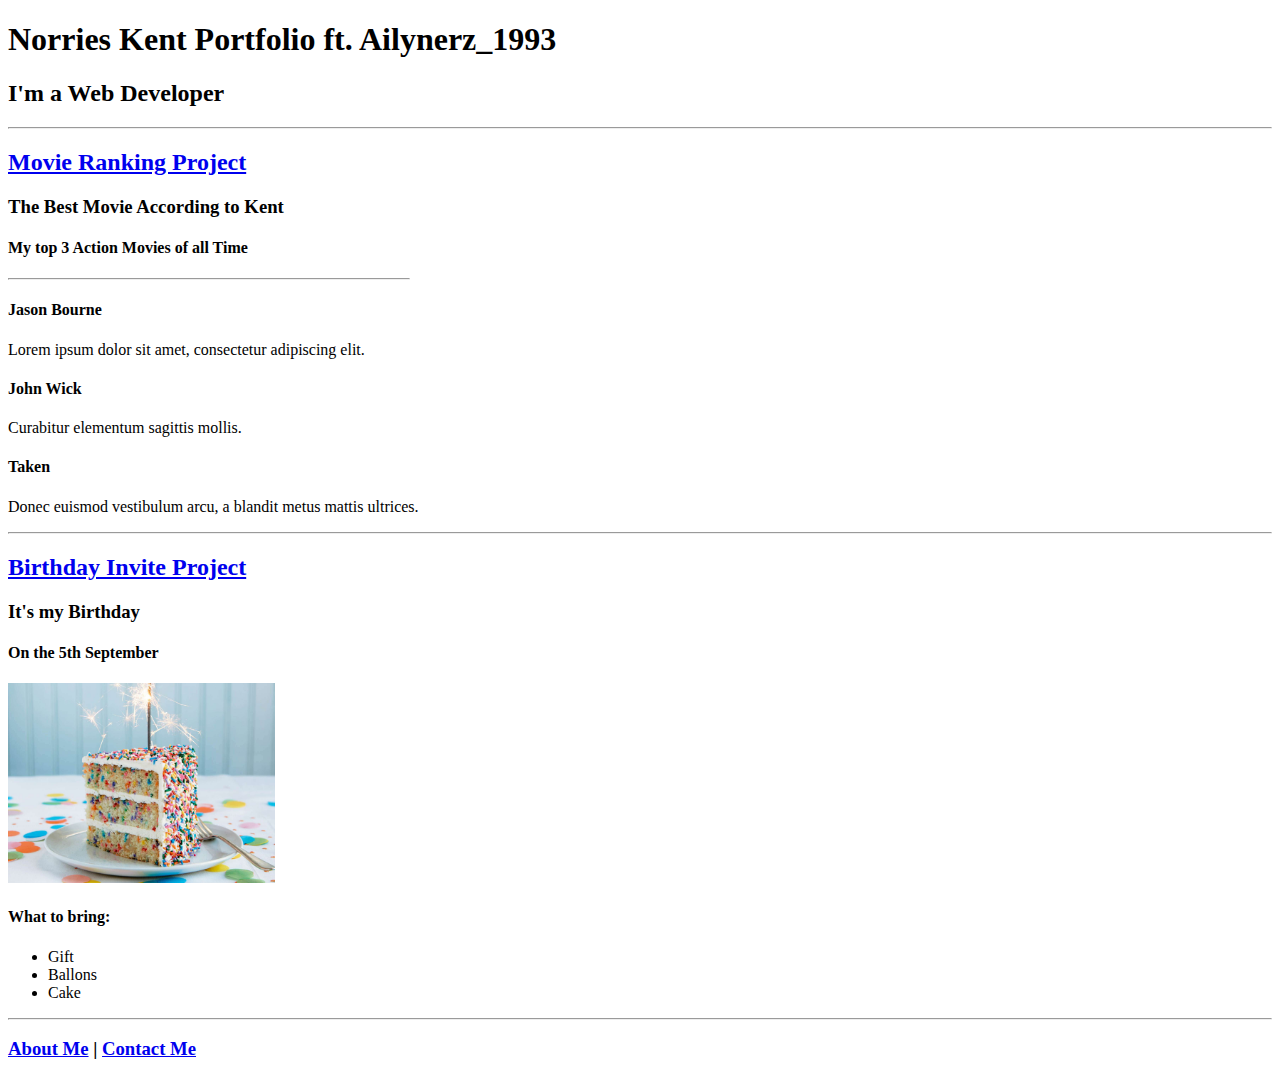
<file: index.html>
<!DOCTYPE html>
<html lang="en">
<head>
    <meta charset="UTF-8">
    <title>Kent Portfolio</title>
</head>
<body>
    <h1>Norries Kent Portfolio ft. Ailynerz_1993</h1>
    <h2>I'm a Web Developer</h2>
    <hr />

    <h2><a href="./public/my-movie.html">Movie Ranking Project</a></h2>
    <h3>The Best Movie According to Kent</h3>
    <h4>My top 3 Action Movies of all Time</h4>
    <hr width="400" align="left"/>
    <h4>Jason Bourne</h4>
    <p>Lorem ipsum dolor sit amet, consectetur adipiscing elit.</p>
    <h4>John Wick</h4>
    <p>Curabitur elementum sagittis mollis.</p>
    <h4>Taken</h4>
    <p>Donec euismod vestibulum arcu, a blandit metus mattis ultrices.</p>
    <hr />

    <h2><a href="./public/my-birthday.html">Birthday Invite Project</a></h2>
    <h3>It's my Birthday</h3>
    <h4>On the 5th September</h4>
    <img src="./assets/images/my-cake.jpg" height="200" alt="Birthday Cake" />
    <h4>What to bring:</h4>
    <p>
        <ul>
            <li>Gift</li>
            <li>Ballons</li>
            <li>Cake</li>
        </ul>
    </p>
    <hr />
    <h3><a href="./public/my-about.html">About Me</a> | <a href="./public/my-contact.html">Contact Me</a></h3>
</body>
</html>
</file>
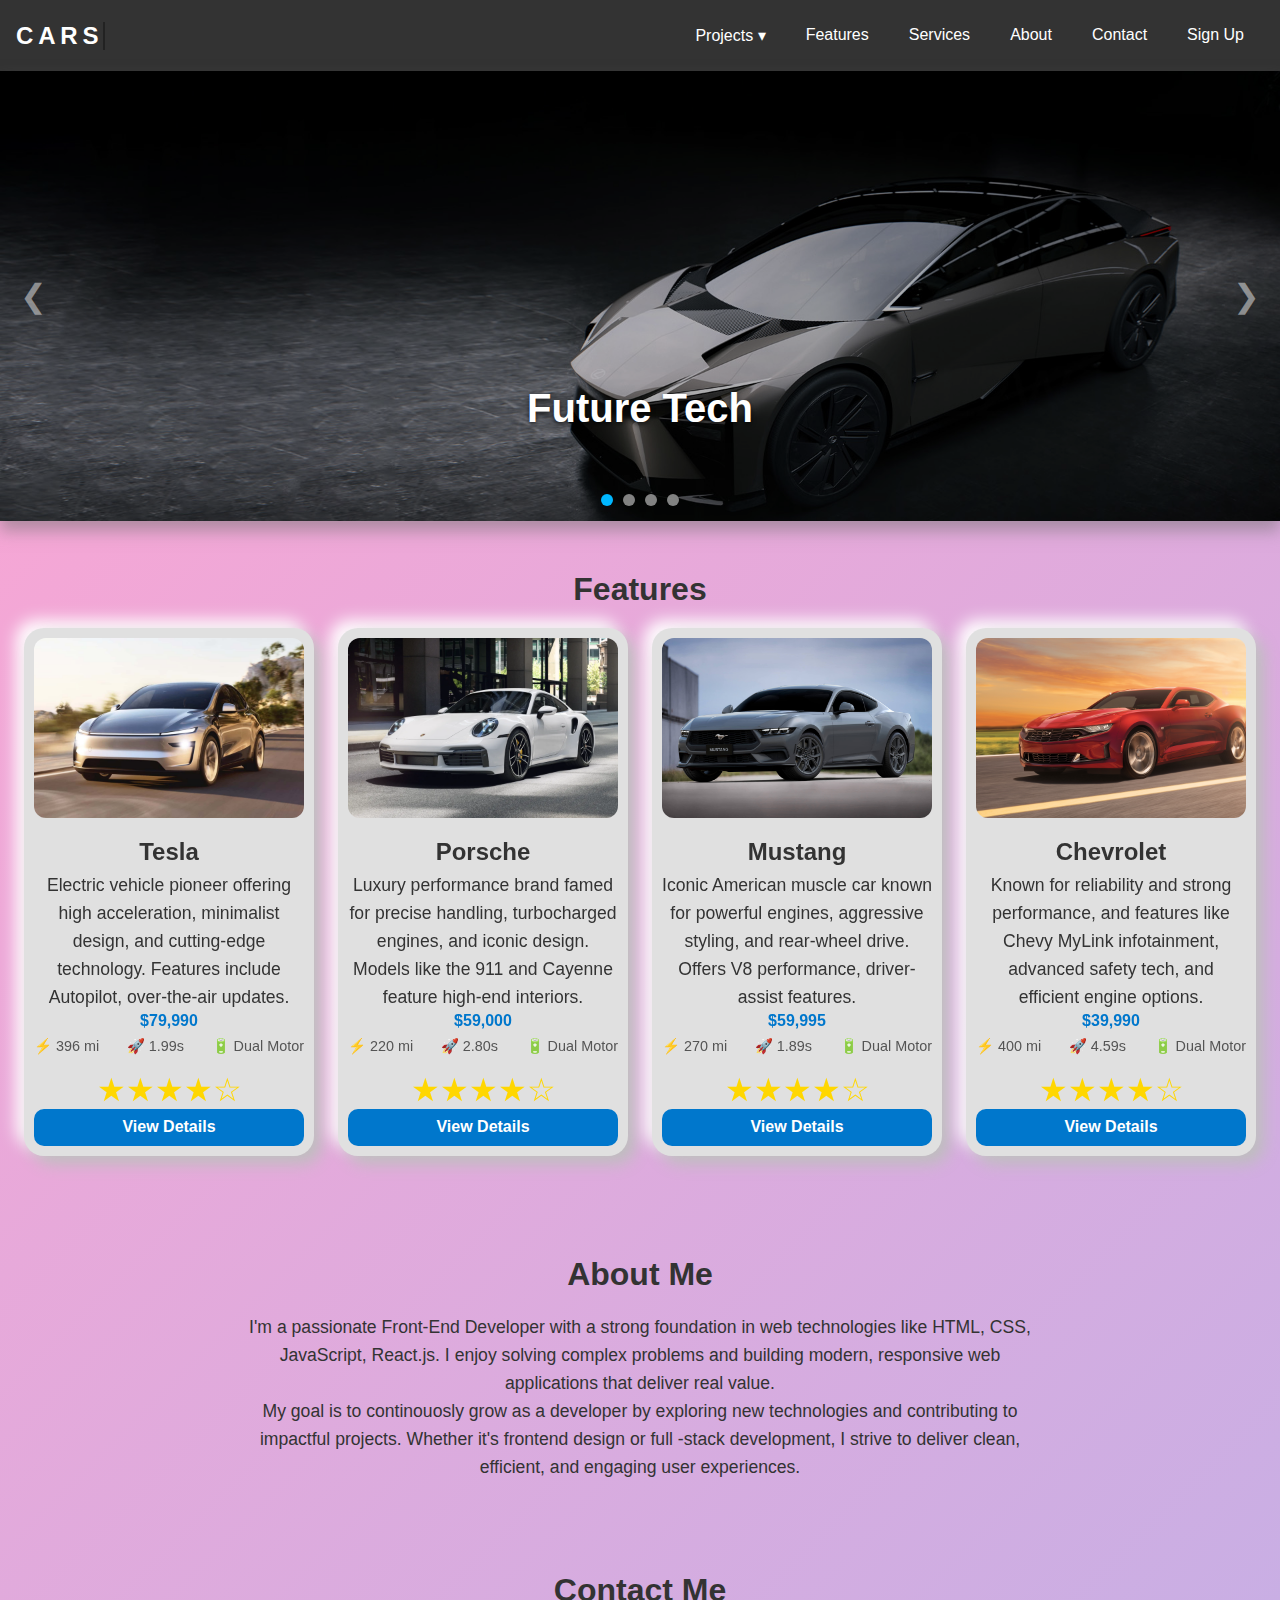
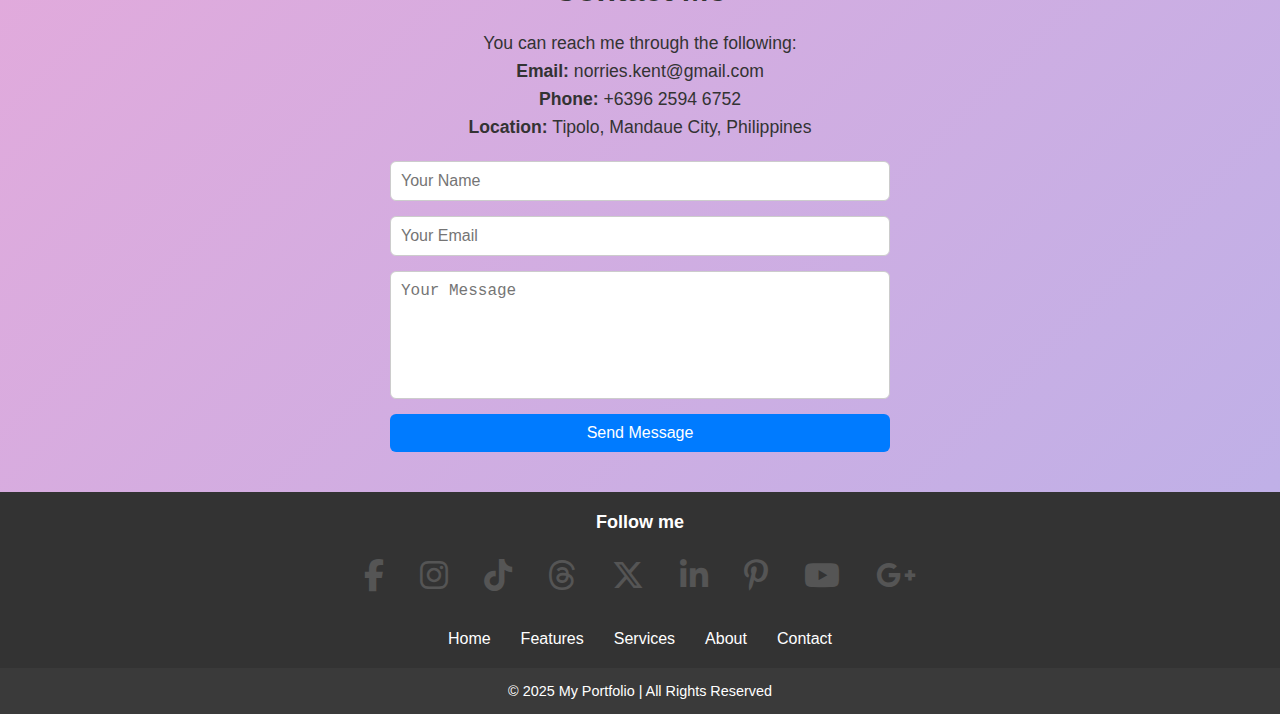
<file: home.html>
<!DOCTYPE html>
<html lang="en">
<head>
    <meta charset="UTF-8">
    <meta name="viewport" content="width=device-width, initial-scale=1.0">
    <title>My Portfolio</title>
    <link rel="stylesheet" href="https://cdnjs.cloudflare.com/ajax/libs/font-awesome/6.5.0/css/all.min.css">
    <link rel="stylesheet" href="main.css">
    <style>
.icon-container {
    padding: 20px;
    text-align: center;
}

.icon-container span {
    display: block;
    font-size: 18px;
    font-weight: 600;
    margin-bottom: 15px;
}

.social-icons {
    display: flex;
    flex-wrap: nowrap;
    justify-content: center;
    gap: 16px;
    flex-direction: row;
}

.social-icons a {
    font-size: 32px;
    color: #555;
    transition: color 0.3s ease, text-shadow 0.3s ease, transform 0.3s ease;
    padding: 10px;
    white-space: nowrap;
}

.social-icons a:hover {
    animation: bounce 0.6s;
}

@keyframes bounce {
    0%, 100% { transform: translateY(0); }
    30% { transform: translateY(-10px); }
    60% { transform: translateY(5px); }
}

/* Icon colors on hover */
.social-icons a.facebook:hover { color: #1877F2; text-shadow: 0 0 20px #1877F2; }
.social-icons a.instagram:hover { color: #C13584; text-shadow: 0 0 20px #C13584; }
.social-icons a.tiktok:hover { color: #fff; text-shadow: 0 0 20px #fff; }
.social-icons a.linkedin:hover { color: #0077B5; text-shadow: 0 0 20px #0077B5; }
.social-icons a.pinterest:hover { color: #E60023; text-shadow: 0 0 20px #E60023; }
.social-icons a.youtube:hover { color: #FF0000; text-shadow: 0 0 20px #FF0000; }
.social-icons a.google:hover { color: #DB4437; text-shadow: 0 0 20px #DB4437; }
.social-icons a.x:hover { color: #fff; text-shadow: 0 0 20px #fff; }
.social-icons a.threads:hover { color: #000; text-shadow: 0 0 20px #fff; }

/* Mobile: smaller icons, no scroll, tight spacing */
@media (max-width: 600px) {
    .social-icons {
        gap: 12px;
        flex-wrap: nowrap;
    }

    .social-icons a {
        font-size: 22px;
        padding: 6px;
    }

    .icon-container span {
        font-size: 15px;
    }
}
</style>

</head>
<body>
    <!------NAVBAR SECTION---------->
    <nav>
        <div class="navbar-container">
            <div class="top-row">
                <div class="logo logo-animated" id="logo-text">CARS</div>
                <div class="toggler" onclick="toggleMenu()">&#9776</div>
            </div>
            <div class="menu" id="menu">
                <!--a href="#home" class="nav-link active">Home</a-->
                <a href="#" class="nav-link dropbtn" onclick="dropdownMenu()">Projects &#9662;</a>
                    <div class="dropdown">
                        <div id="myDropdown" class="dropdown-content">
                            <a href="projects/eCommerce.html">E-Commerce Demo</a>
                            <a href="projects/todoList.html">Todo List</a>
                            <a href="projects/calculator.html">Calculator</a>
                            <a href="projects/calendar.html">Calendar</a>
                        </div>
                    </div>
                <a href="#features" class="nav-link">Features</a>
                <a href="services.html" class="nav-link">Services</a>
                <a href="#about" class="nav-link">About</a>
                <a href="#contact" class="nav-link">Contact</a>
                <a onclick="openLogin()" id="signUp-link">Sign Up</a>
            </div>
        </div>
    </nav>

    <!------SLIDER SECTION---------->
    <div class="hero">
        <div class="slider-container">
            <div class="slider-track" id="sliderTrack">
                <div class="slide" style="background-image: url('src/car-1.jpg');">
                    <h2>Future Tech</h2>
                </div>
                <div class="slide" style="background-image: url('src/car-2.webp');">
                    <h2>Explore Nature</h2>
                </div>
                <div class="slide" style="background-image: url('src/car-3.webp');">
                    <h2>Urban Life</h2>
                </div>
                <div class="slide" style="background-image: url('src/car-4.webp');">
                    <h2>Building New</h2>
                </div>
            </div>

            <button class="nav-button prev" id="prevBtn">&#10094</button>
            <button class="nav-button next" id="nextBtn">&#10095</button>

            <div class="dots" id="dotsContainer"></div>
        </div>
    </div>

        
    <div class="popup" id="signupPopup" style="z-index: 3;">

        <!------SIGN-UP SECTION (POP-UP)---------->
        <div class="popup-content" id="signupForm" style="display: none;">
            <span class="close-btn" onclick="closePopup()">&times;</span>
            <h2>Sign Up</h2>
            <form onsubmit="return validateSignup(event)">
                <input type="text" id="signup-name" placeholder="Full Name" required />
                <input type="email" id="signup-email" placeholder="Email" required />
                <input type="password" id="signup-password" placeholder="Password" required />
                <button type="submit">Register</button> 
            </form>
            <div class="sign-up-links">
                <a href="#">Forgot Password</a> | 
                <span href="#" style="margin-left: 5px;" onclick="switchToLogin()">Login</span>
            </div>
        </div>

        <!------LOGIN SECTION (POP-UP)---------->
        <div class="popup-content" id="loginForm" style="display: none;">
            <span class="close-btn" onclick="closePopup()">&times;</span>
            <h2>Login</h2>
            <form id="signupForm" onsubmit="return validateLogin(event)">
                <input type="email" id="login-email" placeholder="Email" required />
                <input type="password" id="login-password" placeholder="Password" required />
                <button type="submit">Login</button> 
            </form>
            <p class="sign-up-links">
                <a href="#">Forgot Password</a> | 
                <a href="#" style="margin-left: 5px;" onclick="switchToSignup()">Sign Up</a>
            </p>
        </div>
    </div>

    <!------FEATURES SECTION---------->

    <!-- POP-UP -->
    <div class="popup rating-box" id="ratingPopup" style="z-index: 4;">
        <div class="popup-content">
            <span class="close-btn" onclick="rateClose()">&times;</span>
            <h2>Rate this Product</h2>
            <div class="stars" id="starContainer">
                <span class="star" data-value="1">&#9733;</span>
                <span class="star" data-value="2">&#9733;</span>
                <span class="star" data-value="3">&#9733;</span>
                <span class="star" data-value="4">&#9733;</span>
                <span class="star" data-value="5">&#9733;</span>
            </div>
            <button id="submitRating" onclick="submitRate()">Submit</button>
            <div class="message" id="messageBox"></div>
        </div>
    </div>

    <!-- CARDS FEATURES ------------->
    <section id="features">
        <h2>Features</h2>
        <div class="cards">
            <div class="card-container">
                <div class="car-card" id="popCard">
                    <img src="src/tesla.jpg" alt="Tesla">
                    <div class="car-title">Tesla</div>
                    <p class="car-desc">Electric vehicle pioneer offering high acceleration, minimalist design, and cutting-edge technology. 
                        Features include Autopilot, over-the-air updates.</p>
                    <div class="car-price">$79,990</div>
                    <div class="car-specs">
                        <div>⚡ 396 mi</div>
                        <div>🚀 1.99s</div>
                        <div>🔋 Dual Motor</div>
                    </div>
                    <div class="stars" onclick="rateOpen()">
                        &#9733;&#9733;&#9733;&#9733;&#9734;
                    </div>
                    <a href="#" class="car-btn">View Details</a>
                </div>
            </div>
            <div class="card-container">
                <div class="car-card" id="popCard">
                    <img src="src/porsche.webp" alt="Tesla">
                    <div class="car-title">Porsche</div>
                    <p class="car-desc">Luxury performance brand famed for precise handling, turbocharged engines, and iconic design. 
                        Models like the 911 and Cayenne feature high-end interiors.</p>
                    <div class="car-price">$59,000</div>
                    <div class="car-specs">
                        <div>⚡ 220 mi</div>
                        <div>🚀 2.80s</div>
                        <div>🔋 Dual Motor</div>
                    </div>
                    <div class="stars" onclick="rateOpen()">
                        &#9733;&#9733;&#9733;&#9733;&#9734;
                    </div>
                    <a href="#" class="car-btn">View Details</a>
                </div>
            </div>
            <div class="card-container">
                <div class="car-card" id="popCard">
                    <img src="src/mustang.jpg" alt="Tesla">
                    <div class="car-title">Mustang</div>
                    <p class="car-desc">Iconic American muscle car known for powerful engines, aggressive styling, and rear-wheel drive. 
                        Offers V8 performance, driver-assist features.</p>
                    <div class="car-price">$59,995</div>
                    <div class="car-specs">
                        <div>⚡ 270 mi</div>
                        <div>🚀 1.89s</div>
                        <div>🔋 Dual Motor</div>
                    </div>
                    <div class="stars" onclick="rateOpen()">
                        &#9733;&#9733;&#9733;&#9733;&#9734;
                    </div>
                    <a href="#" class="car-btn">View Details</a>
                </div>
            </div>
            <div class="card-container">
                <div class="car-card" id="popCard">
                    <img src="src/chevrolet.jpg" alt="Tesla">
                    <div class="car-title">Chevrolet</div>
                    <p class="car-desc">Known for reliability and strong performance, and features like Chevy MyLink infotainment, advanced safety tech,
                        and efficient engine options.</p>
                    <div class="car-price">$39,990</div>
                    <div class="car-specs">
                        <div>⚡ 400 mi</div>
                        <div>🚀 4.59s</div>
                        <div>🔋 Dual Motor</div>
                    </div>
                    <div class="stars" onclick="rateOpen()">
                        &#9733;&#9733;&#9733;&#9733;&#9734;
                    </div>
                    <a href="#" class="car-btn">View Details</a>
                </div>
            </div>
        </div>
    </section>
    
    <!------ABOUT SECTION---------->
    <section id="about">
        <h2>About Me</h2>
        <p>
            I'm a passionate Front-End Developer with a strong foundation in web technologies like HTML, CSS, JavaScript, React.js. I enjoy solving
            complex problems and building modern, responsive web applications that deliver real value.
        </p>
        <p>
            My goal is to continouosly grow as a developer by exploring new technologies and contributing to impactful projects. 
            Whether it's frontend design or full -stack development, I strive to deliver clean, efficient, and engaging user experiences.
        </p>
    </section>

    <!------CONTACT SECTION---------->
    <section id="contact" class="contact-section">
        <h2>Contact Me</h2>
        <p>You can reach me through the following:</p>
        
        <div class="contact-info">
            <p><strong>Email:</strong> norries.kent@gmail.com</p>
            <p><strong>Phone:</strong> +6396 2594 6752</p>
            <p><strong>Location:</strong> Tipolo, Mandaue City, Philippines</p>
        </div>

        <form class="contact-form">
            <input type="text" placeholder="Your Name" required>
            <input type="email" placeholder="Your Email" required>
            <textarea placeholder="Your Message" required></textarea>
            <button type="submit">Send Message</button>
        </form>
    </section>

    <!------FOOTER SECTION---------->
    
    <script src="logo.js"></script>
    <script src="slider.js"></script>
    <script src="toggleMenu.js"></script>
    <script src="sign-up.js"></script>
    <script src="rating.js"></script>
    <script src="dropdown.js"></script>
    <script src="card.js"></script>
</body>
<footer>
    <div class="icon-container"> 
        <span>Follow me</span>
        <div class="social-icons">
            <a href="#" onclick="event.preventDefault()" class="facebook" title="Facebook"><i class="fab fa-facebook-f"></i></a>
            <a href="#" onclick="event.preventDefault()" class="instagram" title="Instagram"><i class="fab fa-instagram"></i></a>
            <a href="#" onclick="event.preventDefault()" class="tiktok" title="TikTok"><i class="fab fa-tiktok"></i></a>
            <a href="#" onclick="event.preventDefault()" class="threads" title="Threads"><i class="fab fa-threads"></i></a>
            <a href="#" onclick="event.preventDefault()" class="x" title="X (Twitter)"><i class="fab fa-x-twitter"></i></a>
            <a href="#" onclick="event.preventDefault()" class="linkedin" title="LinkedIn"><i class="fab fa-linkedin-in"></i></a>
            <a href="#" onclick="event.preventDefault()" class="pinterest" title="Pinterest"><i class="fab fa-pinterest-p"></i></a>
            <a href="#" onclick="event.preventDefault()" class="youtube" title="YouTube"><i class="fab fa-youtube"></i></a>
            <a href="#" onclick="event.preventDefault()" class="google" title="Google+"><i class="fab fa-google-plus-g"></i></a>
        </div>
    </div>

    <div class="link-pages">
        <ul>
            <li><a href="#" onclick="event.preventDefault()">Home</a></li>
            <li><a href="#features" onclick="document.getElementById('features').scrollIntoView({ behavior: 'smooth', block: 'start' }); return false;">Features</a></li>
            <li><a href="services.html">Services</a></li>
            <li><a href="#about" onclick="document.getElementById('about').scrollIntoView({ behavior: 'smooth', block: 'start' }); return false;">About</a></li>
            <li><a href="#contact" onclick="document.getElementById('contact').scrollIntoView({ behavior: 'smooth', block: 'start' }); return false;">Contact</a></li>
        </ul>
    </div>
    <p>&copy; 2025 My Portfolio | All Rights Reserved</p>
</footer>
</html>
</file>
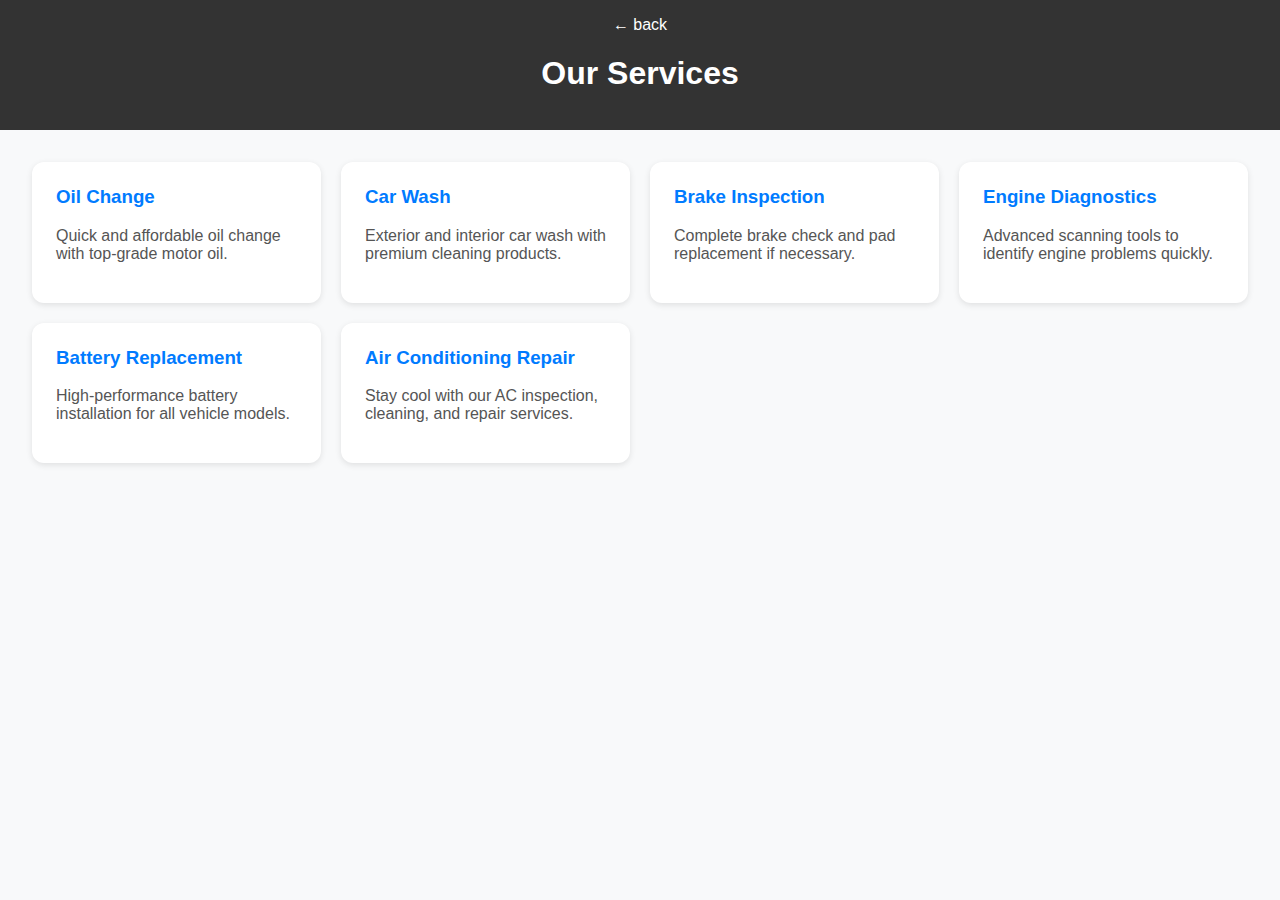
<file: services.html>
<!DOCTYPE html>
<html lang="en">
<head>
  <meta charset="UTF-8" />
  <meta name="viewport" content="width=device-width, initial-scale=1.0"/>
  <title>Services</title>
  <style>
    body {
      font-family: Arial, sans-serif;
      margin: 0;
      padding: 0;
      background-color: #f8f9fa;
    }

    header {
      background-color: #333;
      color: white;
      padding: 1rem 2rem;
      text-align: center;
    }

    .services-container {
      display: grid;
      grid-template-columns: repeat(auto-fit, minmax(250px, 1fr));
      gap: 20px;
      padding: 2rem;
    }

    .service-card {
      background-color: white;
      padding: 1.5rem;
      border-radius: 12px;
      box-shadow: 0 2px 6px rgba(0,0,0,0.1);
      transition: transform 0.3s ease;
    }

    .service-card:hover {
      transform: translateY(-5px);
    }

    .service-card h3 {
      margin-top: 0;
      color: #007bff;
    }

    .service-card p {
      color: #555;
    }
  </style>
</head>
<body>

<header>
  <a href="home.html" style="color: #fff; text-decoration: none; padding-bottom: 5px;"> ← back </a>
  <h1>Our Services</h1>
</header>

<section class="services-container">
  <div class="service-card">
    <h3>Oil Change</h3>
    <p>Quick and affordable oil change with top-grade motor oil.</p>
  </div>
  <div class="service-card">
    <h3>Car Wash</h3>
    <p>Exterior and interior car wash with premium cleaning products.</p>
  </div>
  <div class="service-card">
    <h3>Brake Inspection</h3>
    <p>Complete brake check and pad replacement if necessary.</p>
  </div>
  <div class="service-card">
    <h3>Engine Diagnostics</h3>
    <p>Advanced scanning tools to identify engine problems quickly.</p>
  </div>
  <div class="service-card">
    <h3>Battery Replacement</h3>
    <p>High-performance battery installation for all vehicle models.</p>
  </div>
  <div class="service-card">
    <h3>Air Conditioning Repair</h3>
    <p>Stay cool with our AC inspection, cleaning, and repair services.</p>
  </div>
</section>

</body>
</html>
</file>
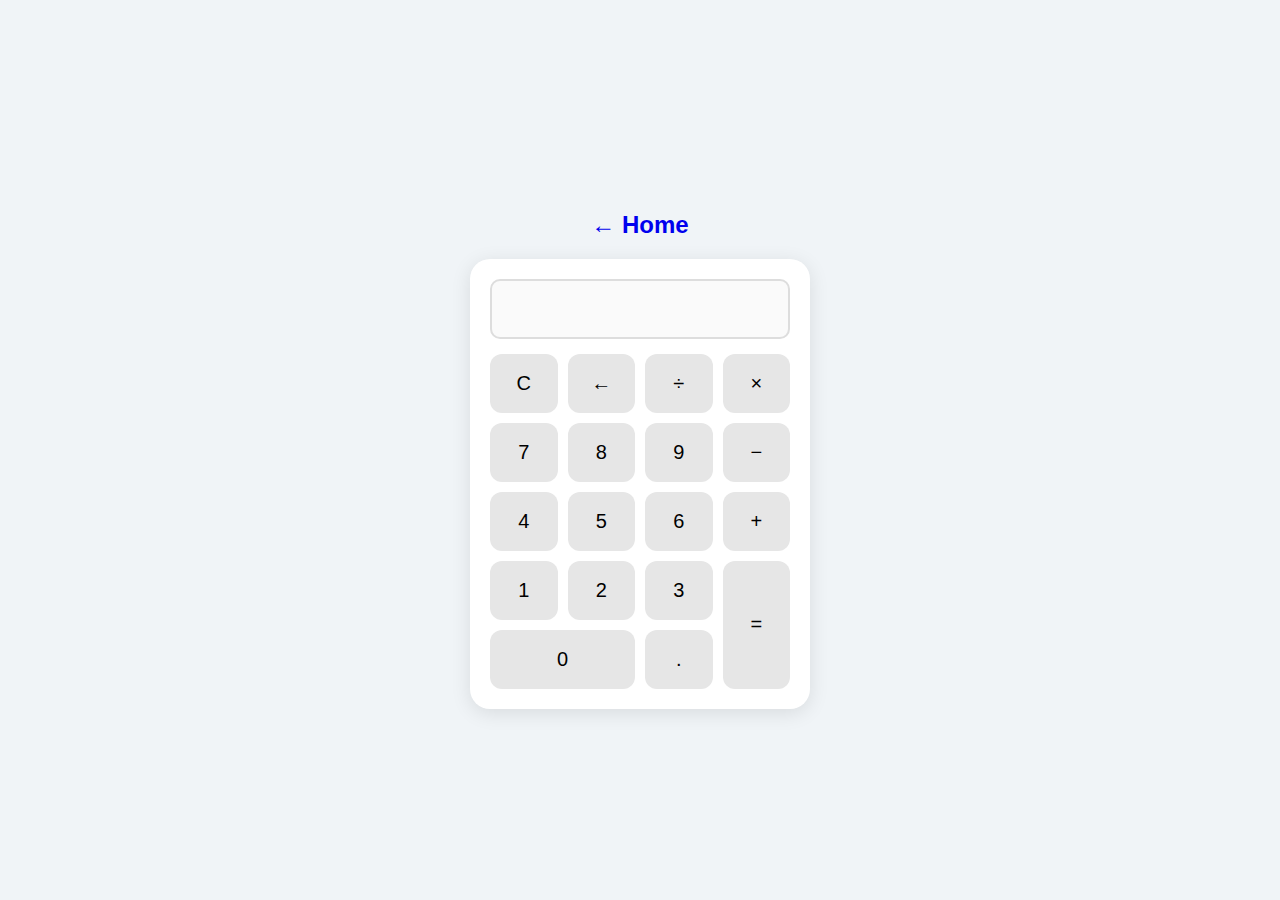
<file: projects/calculator.html>
<!DOCTYPE html>
<html lang="en">
<head>
  <meta charset="UTF-8" />
  <meta name="viewport" content="width=device-width, initial-scale=1.0"/>
  <title>Mobile Calculator</title>
  <style>
    * {
  box-sizing: border-box;
}

body {
  margin: 0;
  padding: 0;
  font-family: 'Segoe UI', sans-serif;
  background-color: #f0f4f7;
  display: flex;
  justify-content: center;
  align-items: center;
  height: 100vh;
  flex-direction: column;
}
h2 a{ text-decoration: none; }
.calculator {
  background-color: #ffffff;
  border-radius: 20px;
  box-shadow: 0 4px 20px rgba(0,0,0,0.1);
  width: 90%;
  max-width: 340px;
  padding: 20px;
}

#display {
  width: 100%;
  height: 60px;
  font-size: 26px;
  text-align: right;
  padding: 10px;
  margin-bottom: 15px;
  border: 2px solid #ddd;
  border-radius: 10px;
}

.buttons {
  display: grid;
  grid-template-columns: repeat(4, 1fr);
  gap: 10px;
}

button {
  padding: 18px;
  font-size: 20px;
  background-color: #e6e6e6;
  border: none;
  border-radius: 12px;
  cursor: pointer;
  transition: background-color 0.2s;
}

button:hover {
  background-color: #d4d4d4;
}

button.zero {
  grid-column: span 2;
}
button.equal {
  grid-row: span 2;
}
@media screen and (max-width: 400px) {
  button {
    padding: 14px;
    font-size: 18px;
  }

  #display {
    font-size: 22px;
  }
}
  </style>
</head>
<body>
  <h2><a href="../home.html">← Home</a></h2>
  <div class="calculator">
    <input type="text" id="display" disabled />
    <div class="buttons">
      <button onclick="clearDisplay()">C</button>
      <button onclick="deleteLast()">←</button>
      <button onclick="appendValue('/')">÷</button>
      <button onclick="appendValue('*')">×</button>

      <button onclick="appendValue('7')">7</button>
      <button onclick="appendValue('8')">8</button>
      <button onclick="appendValue('9')">9</button>
      <button onclick="appendValue('-')">−</button>

      <button onclick="appendValue('4')">4</button>
      <button onclick="appendValue('5')">5</button>
      <button onclick="appendValue('6')">6</button>
      <button onclick="appendValue('+')">+</button>

      <button onclick="appendValue('1')">1</button>
      <button onclick="appendValue('2')">2</button>
      <button onclick="appendValue('3')">3</button>
      <button onclick="calculate()" class="equal">=</button>

      <button onclick="appendValue('0')" class="zero">0</button>
      <button onclick="appendValue('.')">.</button>
    </div>
  </div>

  <script>
        
    let justEvaluated = false;

    function appendValue(val) {
      const display = document.getElementById("display");
      if (justEvaluated && /[0-9.]/.test(val)) {
        display.value = val;
      } else {
        display.value += val;
      }
      justEvaluated = false;
    }

    function clearDisplay() {
      document.getElementById("display").value = "";
      justEvaluated = false;
    }

    function deleteLast() {
      const disp = document.getElementById("display");
      disp.value = disp.value.slice(0, -1);
    }

    function calculate() {
      try {
        const disp = document.getElementById("display");
        disp.value = eval(disp.value);
        justEvaluated = true;
      } catch {
        disp.value = "Error";
        justEvaluated = true;
      }
    }

    // Handle keyboard input
    document.addEventListener("keydown", function (e) {
      const key = e.key;

      if (!isNaN(key) || key === '.') {
        appendValue(key);
      } else if (['+', '-', '*', '/'].includes(key)) {
        appendValue(key);
      } else if (key === 'Enter') {
        e.preventDefault();
        calculate();
      } else if (key === 'Backspace') {
        deleteLast();
      } else if (key === 'Escape') {
        clearDisplay();
      }
    });

  </script>
</body>
</html>
</file>
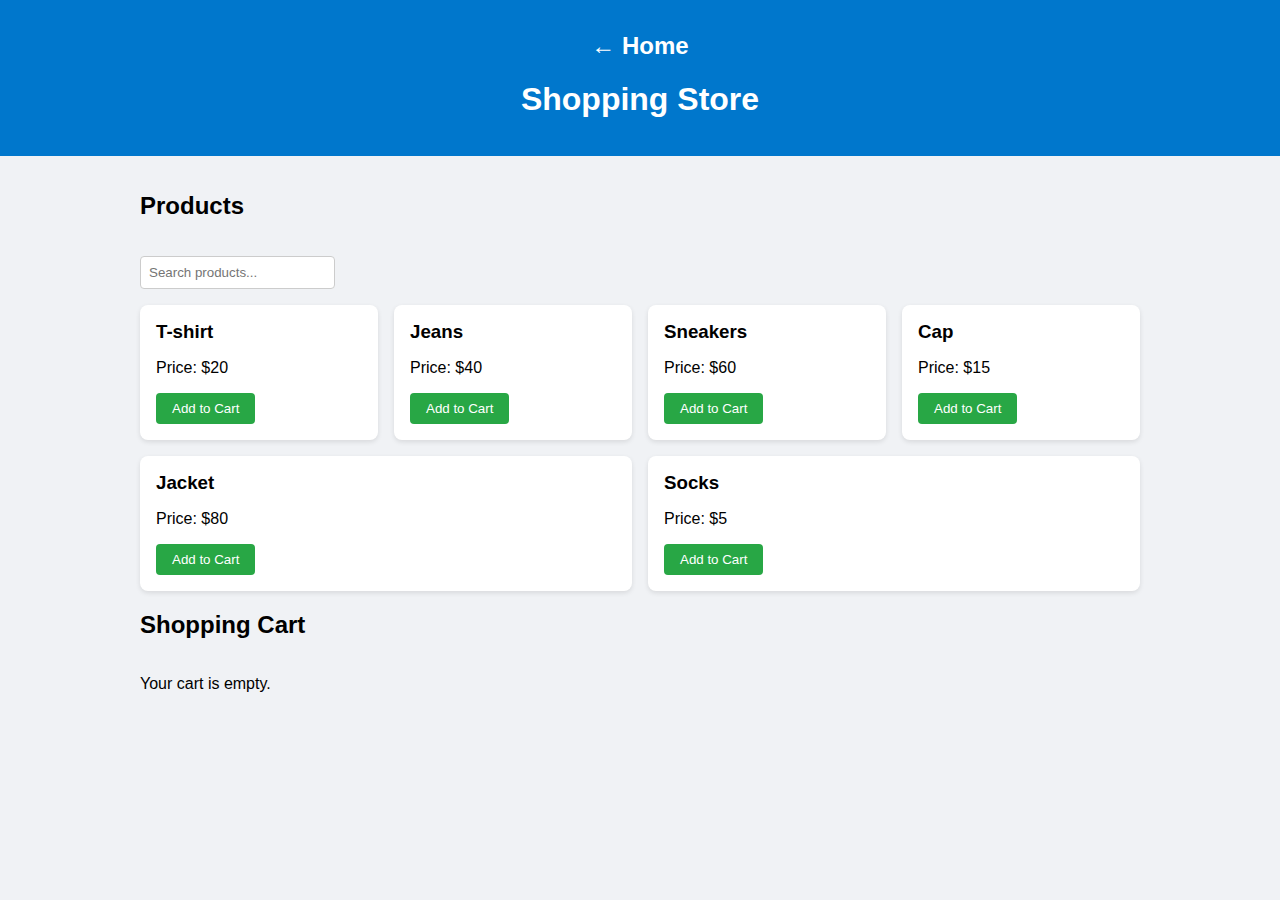
<file: projects/eCommerce.html>
<!DOCTYPE html>
<html lang="en">
<head>
  <meta charset="UTF-8" />
  <meta name="viewport" content="width=device-width, initial-scale=1.0">
  <title>eShopping</title>
  <style>
    body { font-family: sans-serif; margin: 0; padding: 0; background: #f0f2f5; }
    header { background: #0077cc; color: white; padding: 1rem; text-align: center; }
    .container { padding: 1rem; max-width: 1000px; margin: auto; }
    input, textarea { font-family: inherit; }
    .products, .cart { display: flex; flex-wrap: wrap; gap: 1rem; margin-top: 1rem; }
    .product, .cart-item {
      background: white;
      border-radius: 8px;
      padding: 1rem;
      box-shadow: 0 2px 5px rgba(0,0,0,0.1);
      flex: 1 1 200px;
    }
    .product h3 { margin: 0 0 0.5rem; }
    button {
      padding: 0.5rem 1rem;
      border: none;
      border-radius: 4px;
      cursor: pointer;
    }
    .add-btn { background: #28a745; color: white; }
    .remove-btn { background: #dc3545; color: white; margin-left: 0.5rem; }
    .checkout-btn { background: #007bff; color: white; }
    .cart input[type="number"] { width: 60px; padding: 4px; }
    .total { font-size: 1.2em; margin-top: 1rem; }
    .checkout-form {
      margin-top: 2rem;
      background: #fff;
      padding: 1rem;
      border-radius: 8px;
      box-shadow: 0 2px 5px rgba(0,0,0,0.1);
    }
    .checkout-form input, .checkout-form textarea {
      width: 100%;
      padding: 0.5rem;
      margin-bottom: 0.5rem;
      border-radius: 4px;
      border: 1px solid #ccc;
    }
    .search-box {
      max-width: 400px;
      padding: 0.5rem;
      margin-top: 1rem;
      border: 1px solid #ccc;
      border-radius: 4px;
    }

    /* Modal Styles */
    .modal {
      position: fixed; top: 0; left: 0;
      width: 100%; height: 100%;
      background: rgba(0,0,0,0.6);
      display: none; align-items: center; justify-content: center;
      z-index: 1000;
    }
    .modal-content {
      background: white; padding: 2rem; border-radius: 8px;
      width: 90%; max-width: 500px;
    }
    .modal-content h3 { margin-top: 0; }
    .modal-buttons { text-align: right; margin-top: 1rem; }
    .modal-buttons button { margin-left: 0.5rem; }
    p a{
        text-decoration: none;
        font-size: 1.5rem;
        font-weight: bold;
        color: white;
    }
  </style>
</head>
<body>
  <header>
    <p><a href="../home.html">← Home</a></p>
    <h1>Shopping Store</h1>
  </header>

  <div class="container">
    <h2>Products</h2>
    <input class="search-box" type="text" id="search" placeholder="Search products..." oninput="filterProducts()" />
    <div class="products" id="product-list"></div>

    <h2>Shopping Cart</h2>
    <div class="cart" id="cart"></div>
    <div class="total" id="total"></div>

    <div class="checkout-form" id="checkout-form" style="display: none;">
      <h3>Checkout</h3>
      <input type="text" id="name" placeholder="Full Name" required />
      <input type="email" id="email" placeholder="Email Address" required />
      <textarea id="address" placeholder="Shipping Address" rows="3" required></textarea>
      <button class="checkout-btn" onclick="submitOrder()">Place Order</button>
    </div>
  </div>

  <!-- Order Summary Modal -->
  <div class="modal" id="order-modal">
    <div class="modal-content">
      <h3>Order Summary</h3>
      <div id="order-summary"></div>
      <div class="modal-buttons">
        <button onclick="closeModal()">Cancel</button>
        <button class="checkout-btn" onclick="confirmOrder()">Confirm</button>
      </div>
    </div>
  </div>

  <script>
    const products = [
      { id: 1, name: "T-shirt", price: 20 },
      { id: 2, name: "Jeans", price: 40 },
      { id: 3, name: "Sneakers", price: 60 },
      { id: 4, name: "Cap", price: 15 },
      { id: 5, name: "Jacket", price: 80 },
      { id: 6, name: "Socks", price: 5 }
    ];

    let cart = [];
    let searchQuery = '';

    function renderProducts() {
      const list = document.getElementById('product-list');
      list.innerHTML = '';

      const filtered = products.filter(p =>
        p.name.toLowerCase().includes(searchQuery.toLowerCase())
      );

      if (filtered.length === 0) {
        list.innerHTML = "<p>No products found.</p>";
        return;
      }

      filtered.forEach(product => {
        const div = document.createElement('div');
        div.className = 'product';
        div.innerHTML = `
          <h3>${product.name}</h3>
          <p>Price: $${product.price}</p>
          <button class="add-btn" onclick="addToCart(${product.id})">Add to Cart</button>
        `;
        list.appendChild(div);
      });
    }

    function filterProducts() {
      searchQuery = document.getElementById('search').value.trim();
      renderProducts();
    }

    function renderCart() {
      const cartEl = document.getElementById('cart');
      const totalEl = document.getElementById('total');
      const checkoutForm = document.getElementById('checkout-form');
      cartEl.innerHTML = '';
      if (cart.length === 0) {
        cartEl.innerHTML = '<p>Your cart is empty.</p>';
        totalEl.textContent = '';
        checkoutForm.style.display = 'none';
        return;
      }

      cart.forEach((item, index) => {
        const div = document.createElement('div');
        div.className = 'cart-item';
        div.innerHTML = `
          <strong>${item.name}</strong> - $${item.price} x 
          <input type="number" value="${item.quantity}" min="1" onchange="updateQuantity(${index}, this.value)">
          = $${(item.price * item.quantity).toFixed(2)}
          <button class="remove-btn" onclick="removeItem(${index})">Remove</button>
        `;
        cartEl.appendChild(div);
      });

      const total = cart.reduce((sum, item) => sum + item.price * item.quantity, 0);
      totalEl.textContent = `Total: $${total.toFixed(2)}`;
      checkoutForm.style.display = 'block';
    }

    function addToCart(id) {
      const product = products.find(p => p.id === id);
      const existing = cart.find(item => item.id === id);
      if (existing) {
        existing.quantity++;
      } else {
        cart.push({ ...product, quantity: 1 });
      }
      renderCart();
    }

    function updateQuantity(index, qty) {
      const quantity = parseInt(qty);
      if (quantity <= 0) {
        removeItem(index);
      } else {
        cart[index].quantity = quantity;
        renderCart();
      }
    }

    function removeItem(index) {
      cart.splice(index, 1);
      renderCart();
    }

    function submitOrder() {
      const name = document.getElementById('name').value.trim();
      const email = document.getElementById('email').value.trim();
      const address = document.getElementById('address').value.trim();

      if (!name || !email || !address) {
        alert("Please fill out all fields.");
        return;
      }

      showModal(name, email, address);
    }

    function showModal(name, email, address) {
      const modal = document.getElementById('order-modal');
      const summary = document.getElementById('order-summary');
      summary.innerHTML = `
        <p><strong>Name:</strong> ${name}</p>
        <p><strong>Email:</strong> ${email}</p>
        <p><strong>Address:</strong><br>${address}</p>
        <hr>
        <p><strong>Items:</strong></p>
        <ul>
          ${cart.map(item => `<li>${item.name} x ${item.quantity} = $${(item.price * item.quantity).toFixed(2)}</li>`).join('')}
        </ul>
        <p><strong>Total:</strong> $${cart.reduce((sum, i) => sum + i.price * i.quantity, 0).toFixed(2)}</p>
      `;
      modal.style.display = 'flex';
    }

    function closeModal() {
      document.getElementById('order-modal').style.display = 'none';
    }

    function confirmOrder() {
      alert("Order confirmed! Thank you for shopping.");
      cart = [];
      renderCart();
      closeModal();
      document.getElementById('name').value = '';
      document.getElementById('email').value = '';
      document.getElementById('address').value = '';
    }

    renderProducts();
    renderCart();
  </script>
</body>
</html>
</file>
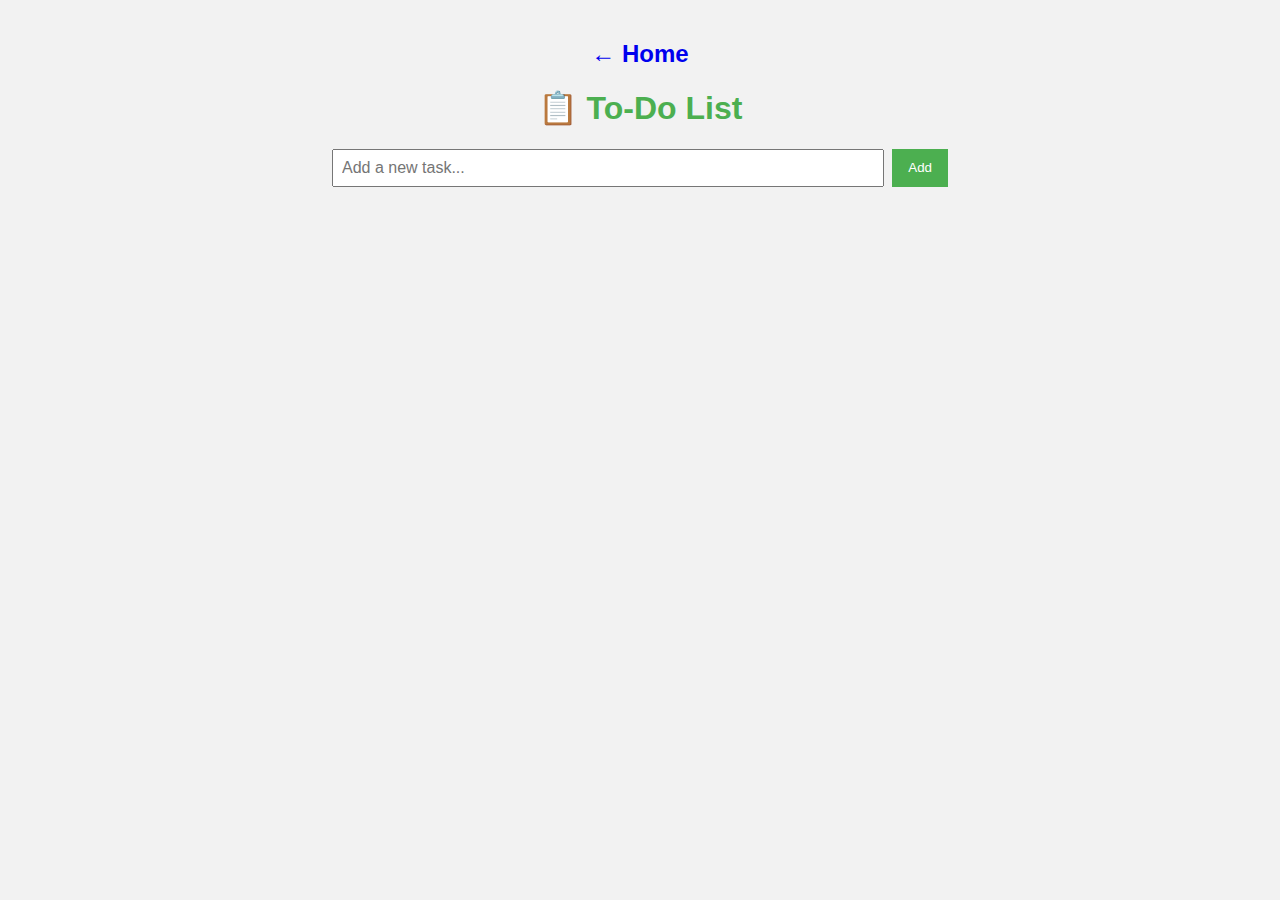
<file: projects/todoList.html>
<!DOCTYPE html>
<html lang="en">
<head>
  <meta charset="UTF-8" />
  <meta name="viewport" content="width=device-width, initial-scale=1.0"/>
  <title>To-Do List</title>
  <style>
    body {
      font-family: Arial, sans-serif;
      padding: 1rem;
      background: #f2f2f2;
      display: flex;
      justify-content: center;
    }
    h1 {
      text-align: center;
      color: #4CAF50;
    }
    #new-task-form {
      display: flex;
      gap: 0.5rem;
      margin-bottom: 1rem;
    }
    #new-task-input {
      flex: 1;
      padding: 0.5rem;
      font-size: 1rem;
    }
    #new-task-form button {
      padding: 0.5rem 1rem;
      background-color: #4CAF50;
      color: white;
      border: none;
      cursor: pointer;
    }
    ul {
      list-style: none;
      padding: 0;
    }
    li {
      background: white;
      padding: 0.75rem;
      margin-bottom: 0.5rem;
      display: flex;
      align-items: center;
      justify-content: space-between;
      border-radius: 8px;
      box-shadow: 0 1px 3px rgba(0,0,0,0.1);
    }
    .task-left {
      display: flex;
      align-items: center;
      flex: 1;
      gap: 0.5rem;
    }
    .task-text {
      flex: 1;
    }
    .task-text.completed {
      text-decoration: line-through;
      color: gray;
    }
    .actions button {
      background: none;
      border: none;
      font-size: 1.2rem;
      margin-left: 0.5rem;
      cursor: pointer;
    }
    input.edit-input {
      flex: 1;
      padding: 0.25rem;
    }
    p{ text-align: center; }
    p a{
      text-decoration: none;
      font-size: 1.5rem;
      font-weight: bold;
    }
    .toDoContainer{
      width: 50%;
    }
  </style>
</head>
<body>
  <div class="toDoContainer">
    <p><a href="../home.html">← Home</a></p>
    <h1>📋 To-Do List</h1>

    <form id="new-task-form">
      <input type="text" id="new-task-input" placeholder="Add a new task..." required />
      <button type="submit">Add</button>
    </form>

    <ul id="task-list"></ul>
  </div>
<script>
  const form = document.getElementById('new-task-form');
  const input = document.getElementById('new-task-input');
  const taskList = document.getElementById('task-list');

  form.addEventListener('submit', (e) => {
    e.preventDefault();
    const text = input.value.trim();
    if (text !== '') {
      addTask(text);
      input.value = '';
    }
  });

  function addTask(text) {
    const li = document.createElement('li');

    const left = document.createElement('div');
    left.className = 'task-left';

    const checkbox = document.createElement('input');
    checkbox.type = 'checkbox';
    checkbox.addEventListener('change', () => {
      taskSpan.classList.toggle('completed', checkbox.checked);
    });

    const taskSpan = document.createElement('span');
    taskSpan.className = 'task-text';
    taskSpan.textContent = text;

    left.appendChild(checkbox);
    left.appendChild(taskSpan);

    const actions = document.createElement('div');
    actions.className = 'actions';

    const editBtn = document.createElement('button');
    editBtn.innerHTML = '✏️';
    editBtn.addEventListener('click', () => {
      if (editBtn.innerHTML === '✏️') {
        const editInput = document.createElement('input');
        editInput.type = 'text';
        editInput.value = taskSpan.textContent;
        editInput.className = 'edit-input';
        left.replaceChild(editInput, taskSpan);
        editBtn.innerHTML = '💾';
      } else {
        const newText = left.querySelector('.edit-input').value.trim();
        if (newText) {
          taskSpan.textContent = newText;
          left.replaceChild(taskSpan, left.querySelector('.edit-input'));
          editBtn.innerHTML = '✏️';
        }
      }
    });

    const deleteBtn = document.createElement('button');
    deleteBtn.innerHTML = '🗑️';
    deleteBtn.addEventListener('click', () => li.remove());

    actions.appendChild(editBtn);
    actions.appendChild(deleteBtn);

    li.appendChild(left);
    li.appendChild(actions);
    taskList.appendChild(li);
  }
</script>

</body>
</html>
</file>
<file: main.css>
*{
    margin: 0;
    padding: 0;
    box-sizing: border-box;
}
body{
    /*background-color: #e0e0e0;*/
    color: #333;
    font-family: 'Segoe UI', sans-serif;
    background: linear-gradient(
    135deg,
    rgba(255, 105, 180, 0.6),
    rgba(30, 144, 255, 0.6),
    rgba(0, 255, 127, 0.6)
    );
    background-size: 400% 400%;
    animation: gradientShift 15s ease infinite;
}
html{
    scroll-behavior: smooth;
}

.logo-animated{
    font-size: 20px;
    font-weight: bold;
    overflow: hidden;
    letter-spacing: 0.2em;
    white-space: nowrap;
    border-right: 2px solid #222;
    opacity: 1;
    animation: typing 2s steps(12) forwards;
}

.logo:hover{ cursor: pointer; }

@keyframes typing{
    from{ width: 0; }
    to{ width: 6ch; }
}

/* NAVBAR ----------------- */
nav {
      background-color: #333;
      color: white;
    }

.navbar-container {
    display: flex;
    flex-direction: row;
    max-width: 100%;
    margin: 0 auto;
    padding: 1rem;
}

.top-row {
    display: flex;
    justify-content: space-between;
    align-items: center;
}

.logo {
    font-size: 1.5rem;
    font-weight: bold;
}

.toggler {
    display: none;
    flex-direction: column;
    gap: 4px;
    cursor: pointer;
    color: #ffffff;
    font-size: 30px;
    font-weight: bold;
}

.menu {
    display: flex;
    justify-content: flex-end;
    width: 100%;
}

.menu a {
    text-decoration: none;
    color: white;
    padding: 10px 20px 10px 20px;
}
.menu a:hover{
    background: #1f1f1f80;
    border-radius: 10px;
}

@media (max-width: 768px) {
    .toggler {
    display: flex;
    }

    .menu {
    display: none;
    flex-direction: column;
    text-align: center;
    }
    .menu.show {
    display: flex;
    }
    .navbar-container{
    flex-direction: column;
    }
}

.dropdown {
    position: relative;
    display: inline-block;
}

.dropdown-content {
    display: none;
    position: absolute;
    background-color: #f1f1f1;
    min-width: 160px;
    box-shadow: 0px 8px 16px 0px rgba(0,0,0,0.2);
    z-index: 1;    
    left: -98px;
    top: 45px;
}

.dropdown-content a {
    color: black;
    padding: 12px 16px;
    text-decoration: none;
    display: block;
}
.dropdown-content a:hover{ border-radius: 0; }

.open {display: block;}
@media (max-width: 768px){
    .dropdown-content{
        width: 100%;
        left: 0;
        top: 0;
    }
}

/* SIGN-UP ----------------- */
#signUp-link:hover{
    background: #0056b3;
}

.popup {
    display: none;
    position: fixed;
    top: 0; left: 0;
    width: 100%; 
    height: 100%;
    background: rgba(0, 0, 0, 0.6);
    justify-content: center;
    align-items: center;
}

.popup-content {
    background: white;
    padding: 30px;
    border-radius: 10px;
    width: 300px;
    position: relative;
    box-shadow: 0 5px 15px rgba(0,0,0,0.2);
}

.popup-content h2 {
    margin-top: 0;
}

.popup-content input {
    width: 100%;
    padding: 10px;
    margin: 8px 0;
    border: 1px solid #ccc;
    border-radius: 5px;
}

.popup-content button {
    padding: 10px;
    width: 100%;
    border: none;
    background: rgb(40, 167, 69);
    color: white;
    border-radius: 5px;
    cursor: pointer;
}

.close-btn {
    position: absolute;
    top: 10px; right: 15px;
    font-size: 18px;
    cursor: pointer;
    color: #888;
}

.close-btn:hover {
    color: red;
}
.sign-up-links{ padding-top: 10px; }
.sign-up-links a, .sign-up-links span{
    text-decoration: none; 
    color: #3498db;
    margin-right: 5px;
    cursor: pointer;
}

/* SLIDER ----------------- */

.slider-container{
    position: relative;
    width: 100%;
    max-width: 100%;
    overflow: hidden;
}
.slider-track{
    display: flex;
    transition: transform 0.6s ease-in-out;
}
.slide{
    min-width: 100%;
    height: 450px;
    background-size: cover;
    background-position: center;
    position: relative;
}
.slide::after{
    content: "";
    position: absolute;
    inset: 0;
    background: rgba(0, 0, 0, 0.3);
}
.slide h2{
    position: absolute;
    bottom: 20%;
    left: 50%;
    transform: translateX(-50%);
    color: #fff;
    font-size: 2rem;
    text-shadow: 0 2px 5px rgba(0, 0, 0, 0.7);
    z-index: 2;
}
.nav-button{
    position: absolute;
    top: 50%;
    transform: translateY(-50%);
    background: transparent;
    color: #ffffff77;
    border: none;
    font-size: 2rem;
    padding: 10px;
    cursor: pointer;
    z-index: 2;
    border-radius: 50%;
}
.prev{ left: 10px; }
.next{ right: 10px; }
button.prev:hover, button.next:hover{ background: rgba(0, 0, 0, 0.4);; }
.dots{
    position: absolute;
    bottom: 15px;
    left: 50%;
    transform: translateX(-50%);
    display: flex;
    gap: 10px;
    z-index: 3;
}
.dot{
    width: 12px;
    height: 12px;
    border-radius: 50%;
    background: rgba(255, 255, 255, 0.5);
    cursor: pointer;
    transition: background 0.3s;
}

.dot.active{ background: rgb(0, 183, 255); }

@media (max-width: 600px){
    .slide{ height: 250px; }
    .slide h2{ font-size: 1.2rem; }
}

/* CONTENT ----------------*/

.hero{
    display: flex;
    justify-content: center;
    background-image: radial-gradient(rgb(112, 112, 112), #f4f4f4, rgb(112, 112, 112));
    box-shadow: 0 10px 15px rgb(112, 112, 112, 0.5);
}
.hero h2{
    font-size: 2.5rem;
}
section{
    padding: 50px 20px;
    text-align: center;
}
section h2{
    font-size: 2rem;
    margin-bottom: 20px;
}
section p{
    font-size: 1.1rem;
    max-width: 800px;
    margin: 0 auto;
    line-height: 1.6;
}

@media screen and (max-width: 768px){
    .hero h2{
        font-size: 1.8rem;
    }
    section h2{
        font-size: 1.5rem;
    }
}
/*--------CARDS ----------*/
.cards {
  display: flex;
  flex-wrap: wrap;
  justify-content: space-evenly;
  gap: 20px;
} 

.card-container {
    width: auto;
}

.car-card {
    width: 290px;
    padding: 10px;
    border-radius: 20px;
    background: #e0e0e0;
    box-shadow:
        8px 8px 16px #bebebe,
        -8px -8px 16px #ffffff;
    text-align: center;
    color: #333;
}

.car-card:hover {
    cursor: pointer;
}

.car-card img {
    width: 100%;
    height: 180px;
    object-fit: cover;
    border-radius: 12px;
    transform: translateZ(40px);
    transition: transform 0.3s ease;
}

.car-title {
    font-size: 1.5rem;
    font-weight: bold;
    margin: 1rem 0 0.3rem;
    transform: translateZ(30px);
    transition: transform 0.3s ease;
}
.car-desc{
    transform: translateZ(15px);
}
.car-price {
    color: #0077cc;
    font-weight: bold;
    margin-bottom: 0.5rem;
    transform: translateZ(20px);
    transition: transform 0.3s ease;
}

.car-specs {
    display: flex;
    justify-content: space-between;
    font-size: 0.9rem;
    color: #555;
    margin-bottom: 1rem;
    transform: translateZ(15px);
    transition: transform 0.3s ease;
}

.car-btn {
    display: block;
    background: #0077cc;
    color: white;
    text-align: center;
    padding: 0.6rem;
    border-radius: 10px;
    text-decoration: none;
    font-weight: bold;
    transform: translateZ(25px);
    transition: transform 0.3s ease, background 0.3s ease;
}

.car-btn:hover {
    background: #005fa3;
}
   
/*.btn-3d {
  padding: 15px 30px;
  font-size: 16px;
  color: white;
  background: #3498db;
  border: none;
  border-radius: 8px;
  box-shadow: 0 5px 0 #2980b9;
  cursor: pointer;
  transition: all 0.1s ease-in-out;
}

.btn-3d:active {
  box-shadow: 0 2px 0 #2980b9;
  transform: translateY(3px);
} */

/*------RATINGS------------*/
.rating-box {
    text-align: center;
    padding: 20px;
    border: 2px solid #ccc;
    border-radius: 10px;
    width: 100%;
    height: 100%;
}

.stars {
    display: flex;
    justify-content: center;
    gap: 10px;
    font-size: 2rem;
    cursor: pointer;
    color: gold;
    transform: translateZ(15px);
}


#starContainer{ color: lightgray; }

.star.selected,
.star.hovered {
    color: gold;
}

button {
    padding: 10px 20px;
    font-size: 1rem;
    background-color: #28a745;
    color: white;
    border: none;
    border-radius: 6px;
    cursor: pointer;
}

button:hover {
    background-color: #218838;
}

.message {
    margin-top: 15px;
    font-weight: bold;
}


/* CONTACT ME ----------------- */
.contact-section {
  padding: 40px;
  text-align: center;
}

.contact-info{
  text-align: center;
}

.contact-form {
  margin-top: 20px;
  max-width: 500px;
  margin-left: auto;
  margin-right: auto;
  display: flex;
  flex-direction: column;
}

.contact-form input,
.contact-form textarea {
  padding: 10px;
  margin-bottom: 15px;
  border: 1px solid #ccc;
  border-radius: 6px;
  font-size: 16px;
}
.contact-form textarea{
  resize: none;
  height: 8rem;
}

.contact-form button {
  padding: 10px;
  border: none;
  background-color: #007bff;
  color: white;
  border-radius: 6px;
  font-size: 16px;
  cursor: pointer;
}

.contact-form button:hover {
  background-color: #0056b3;
}


/* FOOTER ----------------- */
footer{
    background: #333;
    color: white;
    text-align: center;
    padding: 0;
    width: 100%;
    bottom: 0;
    position: relative;
    display: flex;
    justify-content: center;
    align-items: center;
    flex-direction: column;
}
footer p{
    font-size: 0.9rem;
    background: #3a3a3a;
    width: 100%;
    padding: 15px 0;
}

/*---SOCIAL ICONS--------------------*/
.icon-container{
    padding: 10px 0 10px 0;
}
.social-icons {
    display: flex;
    gap: 20px;
}

.social-icons a {
    font-size: 32px;
    color: #555;
    transition: color 0.3s ease, text-shadow 0.3s ease;
}

.social-icons a:hover {
    animation: bounce 0.6s;
}

@keyframes bounce {
    0%, 100% { transform: translateY(0); }
    30% { transform: translateY(-10px); }
    60% { transform: translateY(5px); }
}

/* Glow using text-shadow (no box background) */
.social-icons a.facebook:hover {
    color: #1877F2;
    text-shadow: 0 0 20px #fff;
}

.social-icons a.instagram:hover {
    color: #C13584;
    text-shadow: 0 0 20px #fff;
}

.social-icons a.tiktok:hover {
    color: #fff;
    text-shadow: 0 0 20px #fff;
}

.social-icons a.x:hover {
    color: #000000;
    text-shadow: 0 0 20px #fff;
}

.social-icons a.linkedin:hover {
    color: #0077B5;
    text-shadow: 0 0 20px #fff;
}

.social-icons a.pinterest:hover {
    color: #E60023;
    text-shadow: 0 0 20px #fff;
}

.social-icons a.youtube:hover {
    color: #FF0000;
    text-shadow: 0 0 20px #fff;
}

.social-icons a.google:hover {
    color: #DB4437;
    text-shadow: 0 0 20px #fff;
}

.social-icons a{
    padding: 0 10px 0 10px;
}

.link-pages{
    width: auto;
}
.link-pages ul{
    display: flex;
    gap: 30px;
    list-style: none;
    padding: 5px 0 20px 0;
}
.link-pages a{
    text-decoration: none;
    color: white;
    list-style: none;
      transition: text-shadow 0.4s, color 0.4s;
}
.link-pages a:hover{
      color: #0ff;
      text-shadow:
        0 0 5px #0ff,
        0 0 10px #0ff,
        0 0 20px #0ff,
        0 0 40px #0ff;
}
</file>
